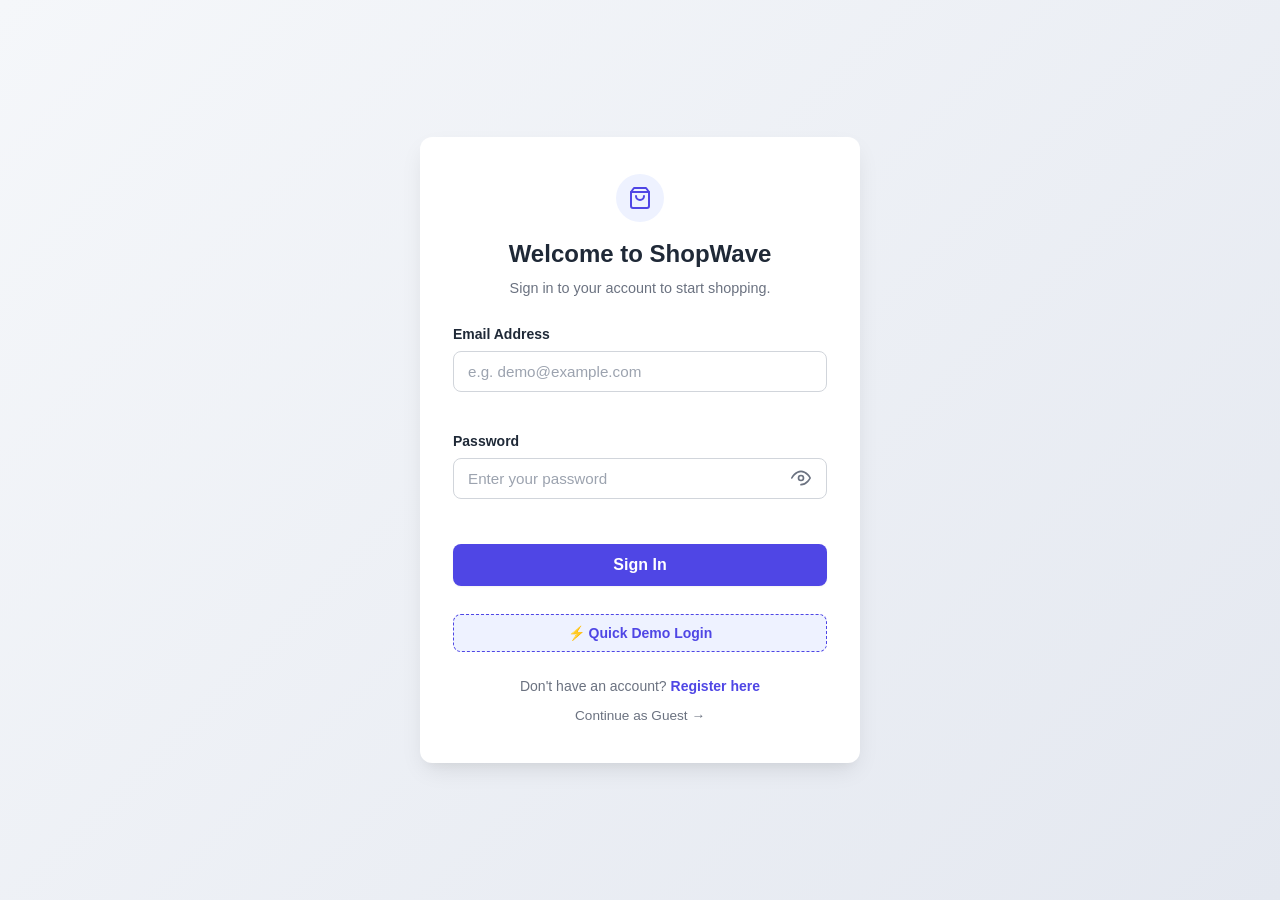
<file: index.html>
<!DOCTYPE html>
<html lang="en">
<head>
  <meta charset="UTF-8" />
  <meta name="viewport" content="width=device-width, initial-scale=1.0" />
  <title>Sign In - ShopWave</title>
  <!-- Link to stylesheet -->
  <link rel="stylesheet" href="style.css" />
</head>
<body>
  <div class="page-wrapper">
    <!-- Sign In Card (Keeps the original card design) -->
    <main class="card">
      <!-- Card Header -->
      <header class="card-header">
        <div class="brand-badge">
          <!-- Shopping bag & user icon -->
          <svg width="24" height="24" viewBox="0 0 24 24" fill="none" stroke="currentColor" stroke-width="2" stroke-linecap="round" stroke-linejoin="round">
            <path d="M6 2L3 6v14a2 2 0 0 0 2 2h14a2 2 0 0 0 2-2V6l-3-4z"></path>
            <line x1="3" y1="6" x2="21" y2="6"></line>
            <path d="M16 10a4 4 0 0 1-8 0"></path>
          </svg>
        </div>
        <h1 class="card-title">Welcome to ShopWave</h1>
        <p class="card-subtitle">Sign in to your account to start shopping.</p>
      </header>

      <!-- Global Alert Box -->
      <div id="alertBox" class="alert hidden" role="alert" aria-live="polite"></div>

      <!-- Sign In Form -->
      <form id="signInForm" novalidate>
        <!-- Email Field -->
        <div class="form-group" id="emailGroup">
          <label for="email">Email Address</label>
          <div class="input-wrapper">
            <input 
              type="email" 
              id="email" 
              name="email" 
              placeholder="e.g. demo@example.com"
              autocomplete="email"
            />
          </div>
          <small class="error-message" id="emailError"></small>
        </div>

        <!-- Password Field -->
        <div class="form-group" id="passwordGroup">
          <label for="password">Password</label>
          <div class="input-wrapper">
            <input 
              type="password" 
              id="password" 
              name="password" 
              placeholder="Enter your password"
              autocomplete="current-password"
            />
            <!-- Show/Hide Password Toggle Button -->
            <button 
              type="button" 
              id="togglePasswordBtn" 
              class="toggle-password-btn" 
              aria-label="Toggle password visibility"
              title="Toggle password visibility"
            >
              <svg id="eyeIcon" class="icon" width="20" height="20" viewBox="0 0 24 24" fill="none" stroke="currentColor" stroke-width="2" stroke-linecap="round" stroke-linejoin="round">
                <path d="M1 12s4-8 11-8 11 8 11 8-4 8-11 8-11-8z"></path>
                <circle cx="12" cy="12" r="3"></circle>
              </svg>
              <svg id="eyeSlashIcon" class="icon hidden" width="20" height="20" viewBox="0 0 24 24" fill="none" stroke="currentColor" stroke-width="2" stroke-linecap="round" stroke-linejoin="round">
                <path d="M17.94 17.94A10.07 10.07 0 0 1 12 20c-7 0-11-8-11-8a18.45 18.45 0 0 1 5.06-5.94M9.9 4.24A9.12 9.12 0 0 1 12 4c7 0 11 8 11 8a18.5 18.5 0 0 1-2.16 3.19m-6.72-1.07a3 3 0 1 1-4.24-4.24"></path>
                <line x1="1" y1="1" x2="23" y2="23"></line>
              </svg>
            </button>
          </div>
          <small class="error-message" id="passwordError"></small>
        </div>

        <!-- Submit Sign In Button -->
        <button type="submit" id="submitBtn" class="submit-btn">
          <span>Sign In</span>
        </button>

        <!-- Quick Demo Fill Helper -->
        <button type="button" id="demoFillBtn" class="demo-btn" title="Click to fill test credentials">
          ⚡ Quick Demo Login
        </button>
      </form>

      <!-- Footer: Link to Register a new account -->
      <footer class="card-footer">
        <p>Don't have an account? <a href="register.html" class="link">Register here</a></p>
        <p style="margin-top: 8px;">
          <a href="store.html" class="guest-link">Continue as Guest &rarr;</a>
        </p>
      </footer>
    </main>
  </div>

  <script src="products.js"></script>
  <script src="script.js"></script>
</body>
</html>
</file>
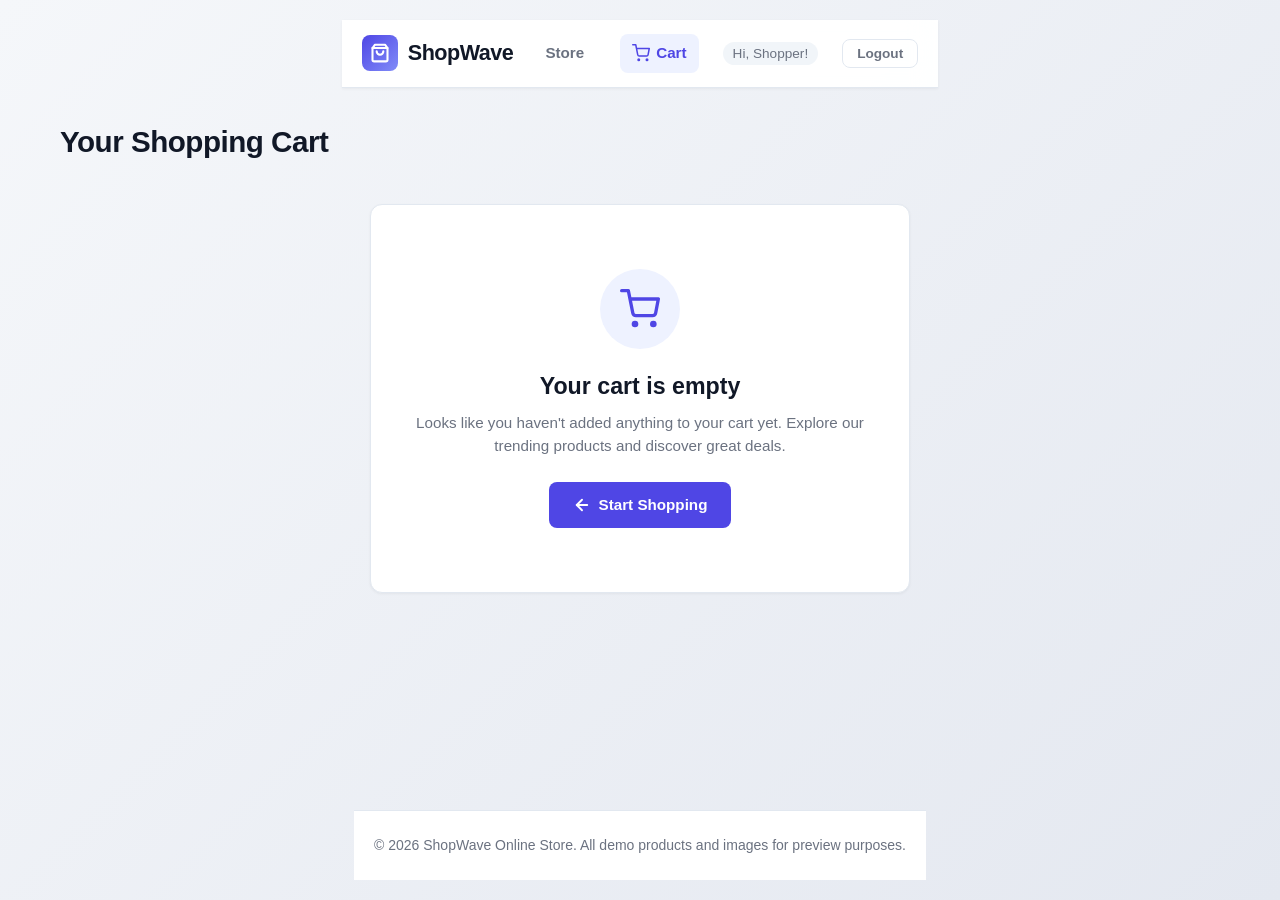
<file: cart.html>
<!DOCTYPE html>
<html lang="en">
<head>
  <meta charset="UTF-8" />
  <meta name="viewport" content="width=device-width, initial-scale=1.0" />
  <title>Shopping Cart - ShopWave</title>
  <link rel="stylesheet" href="style.css" />
  <link rel="stylesheet" href="store.css" />
  <link rel="stylesheet" href="cart.css" />
</head>
<body>
  <!-- Navigation Bar -->
  <header class="navbar">
    <div class="nav-container">
      <a href="store.html" class="brand-logo">
        <span class="brand-icon">
          <svg width="20" height="20" viewBox="0 0 24 24" fill="none" stroke="currentColor" stroke-width="2.5" stroke-linecap="round" stroke-linejoin="round">
            <path d="M6 2L3 6v14a2 2 0 0 0 2 2h14a2 2 0 0 0 2-2V6l-3-4z"></path>
            <line x1="3" y1="6" x2="21" y2="6"></line>
            <path d="M16 10a4 4 0 0 1-8 0"></path>
          </svg>
        </span>
        <span>ShopWave</span>
      </a>

      <nav>
        <ul class="nav-links">
          <li>
            <a href="store.html" class="nav-link">
              <span>Store</span>
            </a>
          </li>
          <li>
            <a href="cart.html" class="nav-link cart-nav-link active" id="navCartLink">
              <svg width="18" height="18" viewBox="0 0 24 24" fill="none" stroke="currentColor" stroke-width="2" stroke-linecap="round" stroke-linejoin="round">
                <circle cx="9" cy="21" r="1"></circle>
                <circle cx="20" cy="21" r="1"></circle>
                <path d="M1 1h4l2.68 13.39a2 2 0 0 0 2 1.61h9.72a2 2 0 0 0 2-1.61L23 6H6"></path>
              </svg>
              <span>Cart</span>
              <span class="cart-badge-count" style="display: none;">0</span>
            </a>
          </li>
          <li>
            <span class="user-badge" id="userGreeting">Hi, Shopper!</span>
          </li>
          <li>
            <button class="logout-btn" title="Sign out of your account">Logout</button>
          </li>
        </ul>
      </nav>
    </div>
  </header>

  <!-- Cart Content Container -->
  <main class="cart-page-container">
    <!-- Cart Header -->
    <div class="cart-header">
      <h1 class="cart-title">Your Shopping Cart</h1>
      <button id="clearCartBtn" class="clear-cart-btn" style="display: none;">
        <svg width="16" height="16" viewBox="0 0 24 24" fill="none" stroke="currentColor" stroke-width="2" stroke-linecap="round" stroke-linejoin="round">
          <polyline points="3 6 5 6 21 6"></polyline>
          <path d="M19 6v14a2 2 0 0 1-2 2H7a2 2 0 0 1-2-2V6m3 0V4a2 2 0 0 1 2-2h4a2 2 0 0 1 2 2v2"></path>
        </svg>
        <span>Clear All Items</span>
      </button>
    </div>

    <!-- Active Cart Layout (Hidden when empty) -->
    <div class="cart-layout" id="cartLayout">
      <!-- Items List -->
      <section class="cart-items-card" id="cartItemsList">
        <!-- Rendered via cart.js -->
      </section>

      <!-- Order Summary Card -->
      <aside class="order-summary-card" id="orderSummaryCard">
        <h2 class="summary-title">Order Summary</h2>

        <div class="summary-row">
          <span>Subtotal (<span id="summaryItemCount">0</span> items)</span>
          <span id="summarySubtotal">$0.00</span>
        </div>

        <div class="summary-row">
          <span>Estimated Shipping</span>
          <span class="free-badge" id="summaryShipping">FREE</span>
        </div>

        <div class="summary-row">
          <span>Estimated Sales Tax (6%)</span>
          <span id="summaryTax">$0.00</span>
        </div>

        <div class="summary-row total-row">
          <span>Estimated Total</span>
          <span id="summaryTotal">$0.00</span>
        </div>

        <button id="proceedToCheckoutBtn" class="checkout-btn">
          <span>Proceed to Checkout</span>
          <svg width="18" height="18" viewBox="0 0 24 24" fill="none" stroke="currentColor" stroke-width="2.5" stroke-linecap="round" stroke-linejoin="round">
            <line x1="5" y1="12" x2="19" y2="12"></line>
            <polyline points="12 5 19 12 12 19"></polyline>
          </svg>
        </button>

        <a href="store.html" class="continue-shopping-link">&larr; Continue Shopping</a>
      </aside>
    </div>

    <!-- Empty Cart View (Shown when cart is empty) -->
    <div class="empty-cart-view" id="emptyCartView" style="display: none;">
      <div class="empty-cart-icon">
        <svg width="40" height="40" viewBox="0 0 24 24" fill="none" stroke="currentColor" stroke-width="2" stroke-linecap="round" stroke-linejoin="round">
          <circle cx="9" cy="21" r="1"></circle>
          <circle cx="20" cy="21" r="1"></circle>
          <path d="M1 1h4l2.68 13.39a2 2 0 0 0 2 1.61h9.72a2 2 0 0 0 2-1.61L23 6H6"></path>
        </svg>
      </div>
      <h2 class="empty-cart-title">Your cart is empty</h2>
      <p class="empty-cart-desc">Looks like you haven't added anything to your cart yet. Explore our trending products and discover great deals.</p>
      <a href="store.html" class="start-shopping-btn">
        <svg width="18" height="18" viewBox="0 0 24 24" fill="none" stroke="currentColor" stroke-width="2.5" stroke-linecap="round" stroke-linejoin="round">
          <line x1="19" y1="12" x2="5" y2="12"></line>
          <polyline points="12 19 5 12 12 5"></polyline>
        </svg>
        <span>Start Shopping</span>
      </a>
    </div>
  </main>

  <footer class="site-footer">
    <p>&copy; 2026 ShopWave Online Store. All demo products and images for preview purposes.</p>
  </footer>

  <script src="products.js"></script>
  <script src="cart.js"></script>
</body>
</html>
</file>
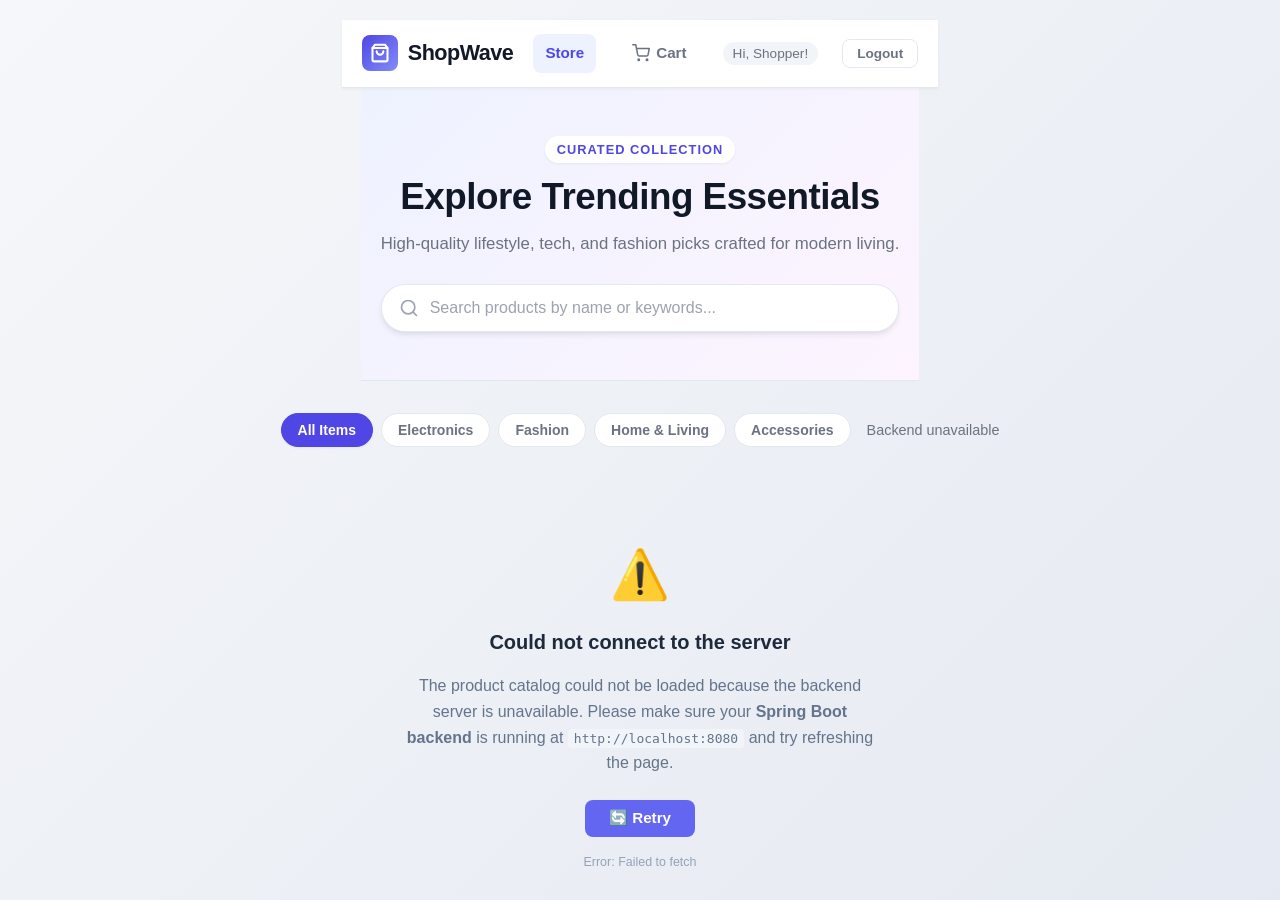
<file: checkout.html>
<!DOCTYPE html>
<html lang="en">
<head>
  <meta charset="UTF-8" />
  <meta name="viewport" content="width=device-width, initial-scale=1.0" />
  <title>Checkout - ShopWave</title>
  <link rel="stylesheet" href="style.css" />
  <link rel="stylesheet" href="store.css" />
  <link rel="stylesheet" href="cart.css" />
  <link rel="stylesheet" href="checkout.css" />
</head>
<body>
  <!-- Navigation Bar -->
  <header class="navbar">
    <div class="nav-container">
      <a href="store.html" class="brand-logo">
        <span class="brand-icon">
          <svg width="20" height="20" viewBox="0 0 24 24" fill="none" stroke="currentColor" stroke-width="2.5" stroke-linecap="round" stroke-linejoin="round">
            <path d="M6 2L3 6v14a2 2 0 0 0 2 2h14a2 2 0 0 0 2-2V6l-3-4z"></path>
            <line x1="3" y1="6" x2="21" y2="6"></line>
            <path d="M16 10a4 4 0 0 1-8 0"></path>
          </svg>
        </span>
        <span>ShopWave</span>
      </a>

      <nav>
        <ul class="nav-links">
          <li>
            <a href="store.html" class="nav-link">
              <span>Store</span>
            </a>
          </li>
          <li>
            <a href="cart.html" class="nav-link cart-nav-link" id="navCartLink">
              <svg width="18" height="18" viewBox="0 0 24 24" fill="none" stroke="currentColor" stroke-width="2" stroke-linecap="round" stroke-linejoin="round">
                <circle cx="9" cy="21" r="1"></circle>
                <circle cx="20" cy="21" r="1"></circle>
                <path d="M1 1h4l2.68 13.39a2 2 0 0 0 2 1.61h9.72a2 2 0 0 0 2-1.61L23 6H6"></path>
              </svg>
              <span>Cart</span>
              <span class="cart-badge-count" style="display: none;">0</span>
            </a>
          </li>
          <li>
            <span class="user-badge" id="userGreeting">Hi, Shopper!</span>
          </li>
          <li>
            <button class="logout-btn" title="Sign out of your account">Logout</button>
          </li>
        </ul>
      </nav>
    </div>
  </header>

  <!-- Checkout Container -->
  <main class="checkout-container">
    <div class="checkout-header">
      <h1 class="checkout-title">Checkout</h1>
      <p class="checkout-subtitle">Complete your shipping information and finalize your demo order.</p>
    </div>

    <!-- Alert Message Box -->
    <div id="checkoutAlert" class="alert hidden" role="alert"></div>

    <!-- Checkout Grid -->
    <div class="checkout-layout">
      <!-- Shipping & Payment Form -->
      <form id="checkoutForm" novalidate>
        <div class="checkout-card">
          <h2 class="section-title">
            <svg width="20" height="20" viewBox="0 0 24 24" fill="none" stroke="currentColor" stroke-width="2" stroke-linecap="round" stroke-linejoin="round">
              <path d="M21 10c0 7-9 13-9 13s-9-6-9-13a9 9 0 0 1 18 0z"></path>
              <circle cx="12" cy="10" r="3"></circle>
            </svg>
            <span>Shipping Information</span>
          </h2>

          <div class="form-group" id="fullNameGroup">
            <label for="fullName">Full Name</label>
            <input type="text" id="fullName" placeholder="Jane Doe" required />
            <small class="error-message" id="fullNameError"></small>
          </div>

          <div class="form-group" id="emailGroup">
            <label for="email">Email Address</label>
            <input type="email" id="email" placeholder="jane@example.com" required />
            <small class="error-message" id="emailError"></small>
          </div>

          <div class="form-group" id="addressGroup">
            <label for="address">Street Address</label>
            <input type="text" id="address" placeholder="123 Market Street, Apt 4B" required />
            <small class="error-message" id="addressError"></small>
          </div>

          <div class="form-grid-2">
            <div class="form-group" id="cityGroup">
              <label for="city">City</label>
              <input type="text" id="city" placeholder="San Francisco" required />
              <small class="error-message" id="cityError"></small>
            </div>

            <div class="form-group" id="postalCodeGroup">
              <label for="postalCode">Postal / ZIP Code</label>
              <input type="text" id="postalCode" placeholder="94105" required />
              <small class="error-message" id="postalCodeError"></small>
            </div>
          </div>

          <h2 class="section-title" style="margin-top: 24px;">
            <svg width="20" height="20" viewBox="0 0 24 24" fill="none" stroke="currentColor" stroke-width="2" stroke-linecap="round" stroke-linejoin="round">
              <rect x="1" y="4" width="22" height="16" rx="2" ry="2"></rect>
              <line x1="1" y1="10" x2="23" y2="10"></line>
            </svg>
            <span>Payment Method (Demo Mode)</span>
          </h2>

          <div class="payment-methods">
            <label class="payment-option">
              <input type="radio" name="paymentMethod" value="card" checked />
              <span>Credit / Debit Card</span>
              <span class="payment-badge">Demo</span>
            </label>

            <label class="payment-option">
              <input type="radio" name="paymentMethod" value="cod" />
              <span>Cash on Delivery</span>
              <span class="payment-badge">Demo</span>
            </label>

            <label class="payment-option">
              <input type="radio" name="paymentMethod" value="paypal" />
              <span>PayPal Express</span>
              <span class="payment-badge">Demo</span>
            </label>
          </div>

          <p class="demo-notice">
            🔒 <strong>Demo Store:</strong> No real payment is required or processed. All transactions are simulated for testing.
          </p>
        </div>
      </form>

      <!-- Order Summary Card -->
      <aside class="checkout-summary-card">
        <h2 class="summary-title">Order Summary</h2>

        <!-- Items Mini List -->
        <div class="summary-items-list" id="summaryItemsList">
          <!-- Populated by checkout.js -->
        </div>

        <div class="summary-row">
          <span>Subtotal</span>
          <span id="checkoutSubtotal">$0.00</span>
        </div>

        <div class="summary-row">
          <span>Shipping</span>
          <span class="free-badge">FREE</span>
        </div>

        <div class="summary-row">
          <span>Estimated Sales Tax (6%)</span>
          <span id="checkoutTax">$0.00</span>
        </div>

        <div class="summary-row total-row">
          <span>Total to Pay</span>
          <span id="checkoutTotal">$0.00</span>
        </div>

        <button type="submit" form="checkoutForm" id="placeOrderBtn" class="place-order-btn">
          <span>Place Demo Order</span>
          <svg width="18" height="18" viewBox="0 0 24 24" fill="none" stroke="currentColor" stroke-width="2.5" stroke-linecap="round" stroke-linejoin="round">
            <polyline points="20 6 9 17 4 12"></polyline>
          </svg>
        </button>

        <a href="cart.html" class="continue-shopping-link">&larr; Return to Cart</a>
      </aside>
    </div>
  </main>

  <!-- Order Confirmation Modal -->
  <div class="modal-overlay" id="orderConfirmationModal" style="display: none;">
    <div class="modal-card">
      <div class="modal-success-icon">
        <svg width="36" height="36" viewBox="0 0 24 24" fill="none" stroke="currentColor" stroke-width="3" stroke-linecap="round" stroke-linejoin="round">
          <polyline points="20 6 9 17 4 12"></polyline>
        </svg>
      </div>
      <h2 class="modal-title">Order Placed Successfully!</h2>
      <div class="modal-order-number" id="modalOrderId">Order #SW-74921</div>
      <p class="modal-text">
        Thank you, <strong id="modalCustomerName">Shopper</strong>! Your demo order has been placed. A confirmation email has been simulated to <strong id="modalCustomerEmail">your email</strong>.
      </p>
      <div class="modal-actions">
        <a href="store.html" class="start-shopping-btn" style="width: 100%; justify-content: center;">
          <span>Back to Store</span>
        </a>
      </div>
    </div>
  </div>

  <footer class="site-footer">
    <p>&copy; 2026 ShopWave Online Store. All demo products and images for preview purposes.</p>
  </footer>

  <script src="products.js"></script>
  <script src="checkout.js"></script>
</body>
</html>
</file>
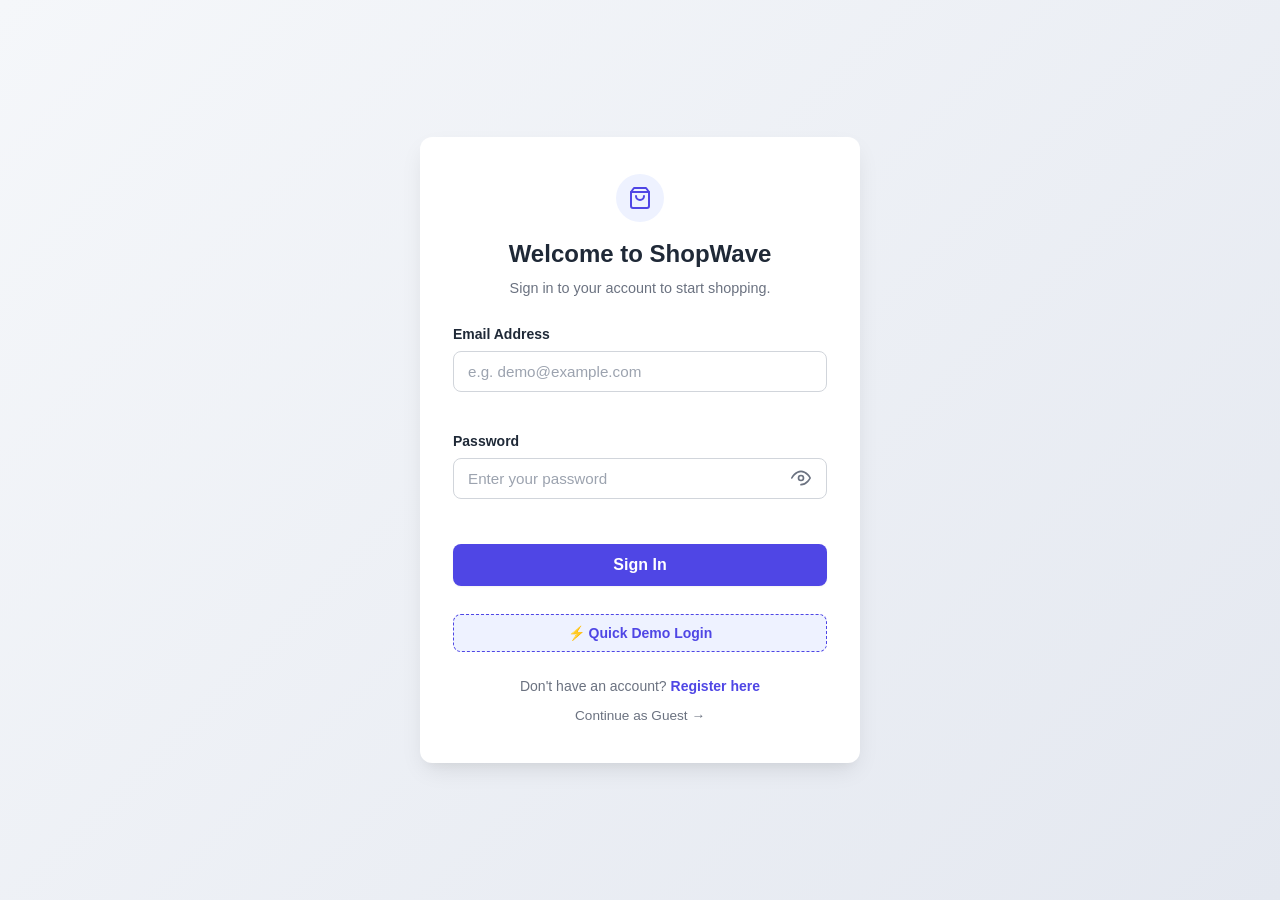
<file: login.html>
<!DOCTYPE html>
<html lang="en">
<head>
  <meta charset="UTF-8" />
  <meta name="viewport" content="width=device-width, initial-scale=1.0" />
  <title>Sign In - ShopWave</title>
  <link rel="stylesheet" href="style.css" />
</head>
<body>
  <div class="page-wrapper">
    <main class="card">
      <header class="card-header">
        <div class="brand-badge">
          <svg width="24" height="24" viewBox="0 0 24 24" fill="none" stroke="currentColor" stroke-width="2" stroke-linecap="round" stroke-linejoin="round">
            <path d="M6 2L3 6v14a2 2 0 0 0 2 2h14a2 2 0 0 0 2-2V6l-3-4z"></path>
            <line x1="3" y1="6" x2="21" y2="6"></line>
            <path d="M16 10a4 4 0 0 1-8 0"></path>
          </svg>
        </div>
        <h1 class="card-title">Welcome to ShopWave</h1>
        <p class="card-subtitle">Sign in to your account to start shopping.</p>
      </header>

      <div id="alertBox" class="alert hidden" role="alert" aria-live="polite"></div>

      <form id="signInForm" novalidate>
        <div class="form-group" id="emailGroup">
          <label for="email">Email Address</label>
          <div class="input-wrapper">
            <input 
              type="email" 
              id="email" 
              name="email" 
              placeholder="e.g. demo@example.com"
              autocomplete="email"
            />
          </div>
          <small class="error-message" id="emailError"></small>
        </div>

        <div class="form-group" id="passwordGroup">
          <label for="password">Password</label>
          <div class="input-wrapper">
            <input 
              type="password" 
              id="password" 
              name="password" 
              placeholder="Enter your password"
              autocomplete="current-password"
            />
            <button 
              type="button" 
              id="togglePasswordBtn" 
              class="toggle-password-btn" 
              aria-label="Toggle password visibility"
              title="Toggle password visibility"
            >
              <svg id="eyeIcon" class="icon" width="20" height="20" viewBox="0 0 24 24" fill="none" stroke="currentColor" stroke-width="2" stroke-linecap="round" stroke-linejoin="round">
                <path d="M1 12s4-8 11-8 11 8 11 8-4 8-11 8-11-8z"></path>
                <circle cx="12" cy="12" r="3"></circle>
              </svg>
              <svg id="eyeSlashIcon" class="icon hidden" width="20" height="20" viewBox="0 0 24 24" fill="none" stroke="currentColor" stroke-width="2" stroke-linecap="round" stroke-linejoin="round">
                <path d="M17.94 17.94A10.07 10.07 0 0 1 12 20c-7 0-11-8-11-8a18.45 18.45 0 0 1 5.06-5.94M9.9 4.24A9.12 9.12 0 0 1 12 4c7 0 11 8 11 8a18.5 18.5 0 0 1-2.16 3.19m-6.72-1.07a3 3 0 1 1-4.24-4.24"></path>
                <line x1="1" y1="1" x2="23" y2="23"></line>
              </svg>
            </button>
          </div>
          <small class="error-message" id="passwordError"></small>
        </div>

        <button type="submit" id="submitBtn" class="submit-btn">
          <span>Sign In</span>
        </button>

        <button type="button" id="demoFillBtn" class="demo-btn" title="Click to fill test credentials">
          ⚡ Quick Demo Login
        </button>
      </form>

      <footer class="card-footer">
        <p>Don't have an account? <a href="register.html" class="link">Register here</a></p>
        <p style="margin-top: 8px;">
          <a href="store.html" class="guest-link">Continue as Guest &rarr;</a>
        </p>
      </footer>
    </main>
  </div>

  <script src="products.js"></script>
  <script src="script.js"></script>
</body>
</html>
</file>
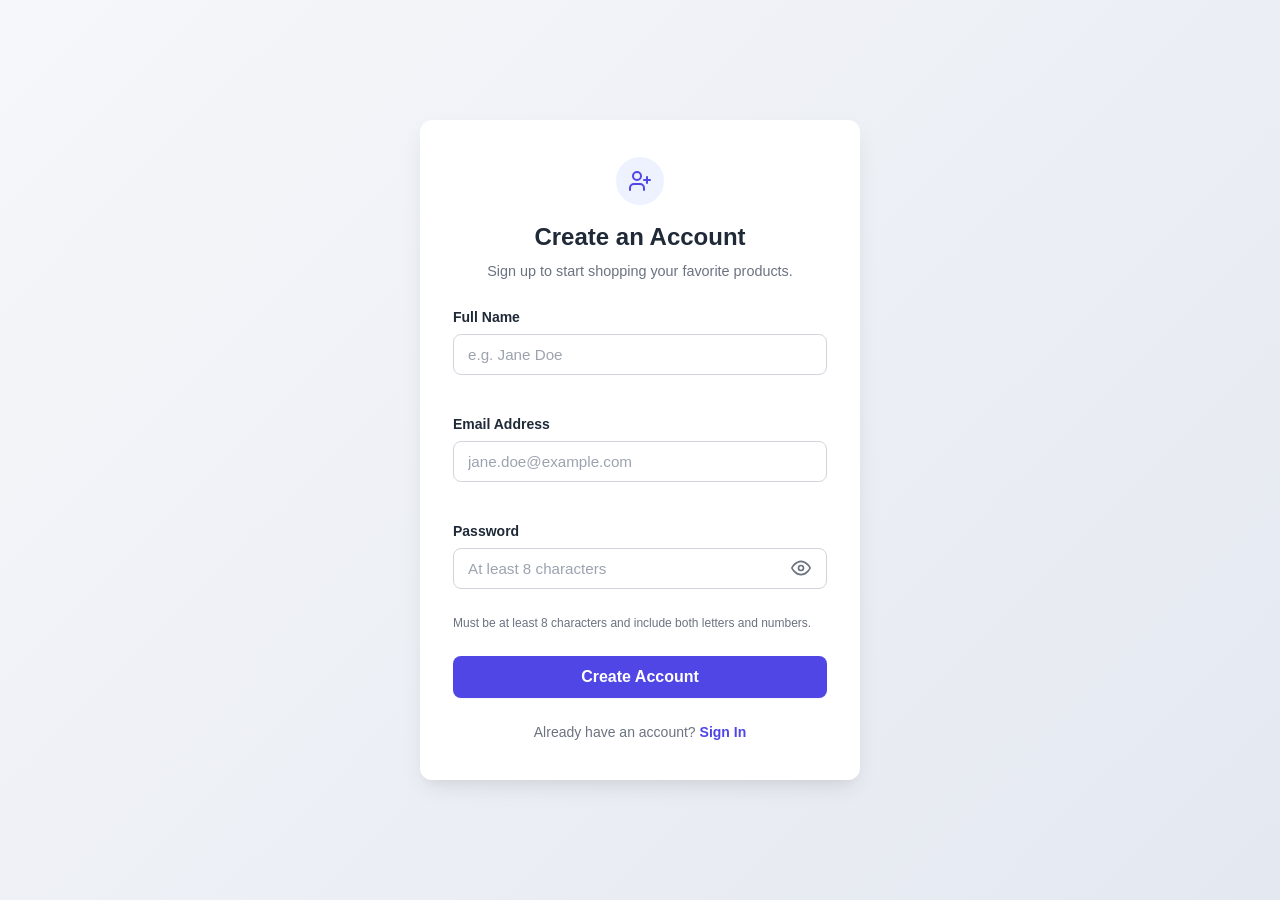
<file: register.html>
<!DOCTYPE html>
<html lang="en">
<head>
  <meta charset="UTF-8" />
  <meta name="viewport" content="width=device-width, initial-scale=1.0" />
  <title>Register - ShopWave</title>
  <link rel="stylesheet" href="style.css" />
</head>
<body>
  <div class="page-wrapper">
    <!-- Registration Card -->
    <main class="card">
      <!-- Card Header -->
      <header class="card-header">
        <div class="brand-badge">
          <svg width="24" height="24" viewBox="0 0 24 24" fill="none" stroke="currentColor" stroke-width="2" stroke-linecap="round" stroke-linejoin="round">
            <path d="M16 21v-2a4 4 0 0 0-4-4H6a4 4 0 0 0-4 4v2" />
            <circle cx="9" cy="7" r="4" />
            <line x1="19" y1="8" x2="19" y2="14" />
            <line x1="22" y1="11" x2="16" y2="11" />
          </svg>
        </div>
        <h1 class="card-title">Create an Account</h1>
        <p class="card-subtitle">Sign up to start shopping your favorite products.</p>
      </header>

      <!-- Global Alert Box -->
      <div id="alertBox" class="alert hidden" role="alert" aria-live="polite"></div>

      <!-- Registration Form -->
      <form id="registrationForm" novalidate>
        <!-- Full Name Field -->
        <div class="form-group" id="fullNameGroup">
          <label for="fullName">Full Name</label>
          <div class="input-wrapper">
            <input 
              type="text" 
              id="fullName" 
              name="fullName" 
              placeholder="e.g. Jane Doe"
              autocomplete="name"
            />
          </div>
          <small class="error-message" id="fullNameError"></small>
        </div>

        <!-- Email Field -->
        <div class="form-group" id="emailGroup">
          <label for="email">Email Address</label>
          <div class="input-wrapper">
            <input 
              type="email" 
              id="email" 
              name="email" 
              placeholder="jane.doe@example.com"
              autocomplete="email"
            />
          </div>
          <small class="error-message" id="emailError"></small>
        </div>

        <!-- Password Field -->
        <div class="form-group" id="passwordGroup">
          <label for="password">Password</label>
          <div class="input-wrapper">
            <input 
              type="password" 
              id="password" 
              name="password" 
              placeholder="At least 8 characters"
              autocomplete="new-password"
            />
            <!-- Show/Hide Password Toggle Button -->
            <button 
              type="button" 
              id="togglePasswordBtn" 
              class="toggle-password-btn" 
              aria-label="Toggle password visibility"
              title="Toggle password visibility"
            >
              <svg id="eyeIcon" class="icon" width="20" height="20" viewBox="0 0 24 24" fill="none" stroke="currentColor" stroke-width="2" stroke-linecap="round" stroke-linejoin="round">
                <path d="M1 12s4-8 11-8 11 8 11 8-4 8-11 8-11-8-11-8z"></path>
                <circle cx="12" cy="12" r="3"></circle>
              </svg>
              <svg id="eyeSlashIcon" class="icon hidden" width="20" height="20" viewBox="0 0 24 24" fill="none" stroke="currentColor" stroke-width="2" stroke-linecap="round" stroke-linejoin="round">
                <path d="M17.94 17.94A10.07 10.07 0 0 1 12 20c-7 0-11-8-11-8a18.45 18.45 0 0 1 5.06-5.94M9.9 4.24A9.12 9.12 0 0 1 12 4c7 0 11 8 11 8a18.5 18.5 0 0 1-2.16 3.19m-6.72-1.07a3 3 0 1 1-4.24-4.24"></path>
                <line x1="1" y1="1" x2="23" y2="23"></line>
              </svg>
            </button>
          </div>
          <small class="error-message" id="passwordError"></small>
          <small class="helper-text">Must be at least 8 characters and include both letters and numbers.</small>
        </div>

        <!-- Submit Button -->
        <button type="submit" id="submitBtn" class="submit-btn">
          <span>Create Account</span>
        </button>
      </form>

      <!-- Footer Link to Sign In -->
      <footer class="card-footer">
        <p>Already have an account? <a href="index.html" class="link">Sign In</a></p>
      </footer>
    </main>
  </div>

  <script src="products.js"></script>
  <script src="register.js"></script>
</body>
</html>
</file>
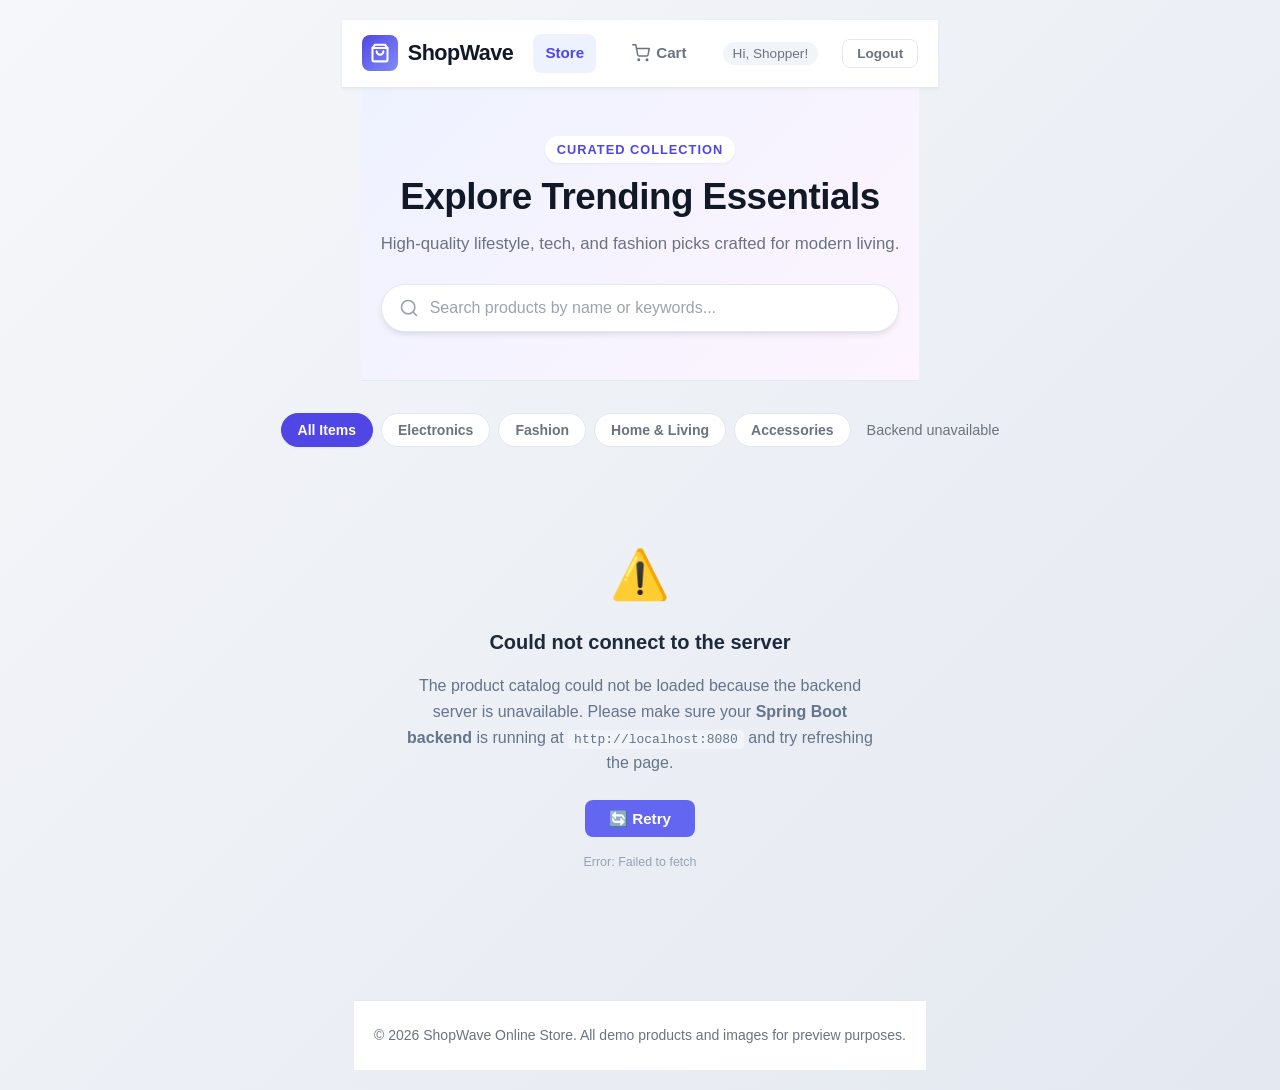
<file: store.html>
<!DOCTYPE html>
<html lang="en">
<head>
  <meta charset="UTF-8" />
  <meta name="viewport" content="width=device-width, initial-scale=1.0" />
  <title>Store - ShopWave</title>
  <link rel="stylesheet" href="style.css" />
  <link rel="stylesheet" href="store.css" />
</head>
<body>
  <!-- Navigation Bar -->
  <header class="navbar">
    <div class="nav-container">
      <!-- Brand Logo -->
      <a href="store.html" class="brand-logo">
        <span class="brand-icon">
          <svg width="20" height="20" viewBox="0 0 24 24" fill="none" stroke="currentColor" stroke-width="2.5" stroke-linecap="round" stroke-linejoin="round">
            <path d="M6 2L3 6v14a2 2 0 0 0 2 2h14a2 2 0 0 0 2-2V6l-3-4z"></path>
            <line x1="3" y1="6" x2="21" y2="6"></line>
            <path d="M16 10a4 4 0 0 1-8 0"></path>
          </svg>
        </span>
        <span>ShopWave</span>
      </a>

      <!-- Navigation Links -->
      <nav>
        <ul class="nav-links">
          <li>
            <a href="store.html" class="nav-link active">
              <span>Store</span>
            </a>
          </li>
          <li>
            <a href="cart.html" class="nav-link cart-nav-link" id="navCartLink">
              <svg width="18" height="18" viewBox="0 0 24 24" fill="none" stroke="currentColor" stroke-width="2" stroke-linecap="round" stroke-linejoin="round">
                <circle cx="9" cy="21" r="1"></circle>
                <circle cx="20" cy="21" r="1"></circle>
                <path d="M1 1h4l2.68 13.39a2 2 0 0 0 2 1.61h9.72a2 2 0 0 0 2-1.61L23 6H6"></path>
              </svg>
              <span>Cart</span>
              <span class="cart-badge-count" style="display: none;">0</span>
            </a>
          </li>
          <li>
            <span class="user-badge" id="userGreeting">Hi, Shopper!</span>
          </li>
          <li>
            <button class="logout-btn" title="Sign out of your account">Logout</button>
          </li>
        </ul>
      </nav>
    </div>
  </header>

  <!-- Hero Section with Search -->
  <section class="hero">
    <div class="hero-content">
      <span class="hero-badge">Curated Collection</span>
      <h1 class="hero-title">Explore Trending Essentials</h1>
      <p class="hero-subtitle">High-quality lifestyle, tech, and fashion picks crafted for modern living.</p>

      <!-- Search Input -->
      <div class="search-wrapper">
        <svg class="search-icon" width="20" height="20" viewBox="0 0 24 24" fill="none" stroke="currentColor" stroke-width="2" stroke-linecap="round" stroke-linejoin="round">
          <circle cx="11" cy="11" r="8"></circle>
          <line x1="21" y1="21" x2="16.65" y2="16.65"></line>
        </svg>
        <input 
          type="text" 
          id="searchInput" 
          class="search-input" 
          placeholder="Search products by name or keywords..." 
          autocomplete="off"
        />
      </div>
    </div>
  </section>

  <!-- Main Store Section -->
  <main class="store-container">
    <!-- Category Filter Bar -->
    <div class="filter-bar">
      <div class="category-filters" id="categoryFilters">
        <button class="category-pill active" data-category="All">All Items</button>
        <button class="category-pill" data-category="Electronics">Electronics</button>
        <button class="category-pill" data-category="Fashion">Fashion</button>
        <button class="category-pill" data-category="Home & Living">Home & Living</button>
        <button class="category-pill" data-category="Accessories">Accessories</button>
      </div>
      <div class="results-count" id="resultsCount">Showing all products</div>
    </div>

    <!-- Product Grid Container -->
    <div class="product-grid" id="productGrid">
      <!-- Populated dynamically via store.js -->
    </div>
  </main>

  <!-- Footer -->
  <footer class="site-footer">
    <p>&copy; 2026 ShopWave Online Store. All demo products and images for preview purposes.</p>
  </footer>

  <!-- Scripts -->
  <script src="products.js"></script>
  <script src="store.js"></script>
</body>
</html>
</file>
<file: style.css>
/* ==========================================================================
   Modern & Responsive User Registration Stylesheet (style.css)
   ========================================================================== */

/* --------------------------------------------------------------------------
   1. Design Tokens (CSS Variables)
   -------------------------------------------------------------------------- */
:root {
  --primary-color: #4f46e5;         /* Indigo primary */
  --primary-hover: #4338ca;         /* Darker indigo on hover */
  --primary-light: #eef2ff;         /* Very light indigo background */
  --text-main: #1f2937;             /* Charcoal for body text */
  --text-muted: #6b7280;            /* Gray for secondary text */
  --border-color: #d1d5db;          /* Neutral input border */
  --border-focus: #4f46e5;          /* Focus border color */
  --focus-ring: rgba(79, 70, 229, 0.2);
  
  --error-color: #dc2626;           /* Crimson red for errors */
  --error-bg: #fef2f2;              /* Light red error alert bg */
  --error-border: #fecaca;          /* Light red alert border */

  --success-color: #16a34a;         /* Emerald green for success */
  --success-bg: #f0fdf4;            /* Light green alert bg */
  --success-border: #bbf7d0;        /* Light green alert border */

  --card-bg: #ffffff;
  --bg-gradient: linear-gradient(135deg, #f5f7fa 0%, #e4e8f0 100%);
  --shadow-sm: 0 1px 2px 0 rgba(0, 0, 0, 0.05);
  --shadow-md: 0 4px 6px -1px rgba(0, 0, 0, 0.1), 0 2px 4px -1px rgba(0, 0, 0, 0.06);
  --shadow-lg: 0 10px 25px -5px rgba(0, 0, 0, 0.1), 0 8px 10px -6px rgba(0, 0, 0, 0.04);
  --radius: 12px;
  --transition: all 0.2s ease-in-out;
}

/* --------------------------------------------------------------------------
   2. Global Reset & Base Typography
   -------------------------------------------------------------------------- */
*, *::before, *::after {
  box-sizing: border-box;
  margin: 0;
  padding: 0;
}

body {
  font-family: -apple-system, BlinkMacSystemFont, "Segoe UI", Roboto, Oxygen, Ubuntu, Cantarell, "Helvetica Neue", sans-serif;
  background: var(--bg-gradient);
  color: var(--text-main);
  min-height: 100vh;
  display: flex;
  align-items: center;
  justify-content: center;
  line-height: 1.5;
  padding: 20px;
}

/* --------------------------------------------------------------------------
   3. Page Wrapper & Card Container
   -------------------------------------------------------------------------- */
.page-wrapper {
  width: 100%;
  max-width: 440px;
  margin: 0 auto;
}

.card {
  background: var(--card-bg);
  padding: 36px 32px;
  border-radius: var(--radius);
  box-shadow: var(--shadow-lg);
  border: 1px solid rgba(255, 255, 255, 0.8);
}

/* --------------------------------------------------------------------------
   4. Header Section
   -------------------------------------------------------------------------- */
.card-header {
  text-align: center;
  margin-bottom: 24px;
}

.brand-badge {
  display: inline-flex;
  align-items: center;
  justify-content: center;
  width: 48px;
  height: 48px;
  border-radius: 50%;
  background-color: var(--primary-light);
  color: var(--primary-color);
  margin-bottom: 14px;
}

.card-title {
  font-size: 1.5rem;
  font-weight: 700;
  color: var(--text-main);
  margin-bottom: 6px;
}

.card-subtitle {
  font-size: 0.9rem;
  color: var(--text-muted);
}

/* --------------------------------------------------------------------------
   5. Alert Banner (Success & Global Error)
   -------------------------------------------------------------------------- */
.alert {
  padding: 12px 14px;
  border-radius: 8px;
  font-size: 0.875rem;
  margin-bottom: 20px;
  border: 1px solid transparent;
  display: flex;
  align-items: center;
  gap: 8px;
  transition: var(--transition);
}

.alert.success {
  background-color: var(--success-bg);
  border-color: var(--success-border);
  color: var(--success-color);
}

.alert.error {
  background-color: var(--error-bg);
  border-color: var(--error-border);
  color: var(--error-color);
}

.alert.hidden {
  display: none;
}

/* --------------------------------------------------------------------------
   6. Form & Inputs
   -------------------------------------------------------------------------- */
form {
  display: flex;
  flex-direction: column;
  gap: 18px;
}

.form-group {
  display: flex;
  flex-direction: column;
  text-align: left;
}

label {
  font-size: 0.875rem;
  font-weight: 600;
  color: var(--text-main);
  margin-bottom: 6px;
}

.input-wrapper {
  position: relative;
  display: flex;
  align-items: center;
}

input {
  width: 100%;
  padding: 11px 14px;
  font-size: 0.95rem;
  color: var(--text-main);
  background-color: #fff;
  border: 1.5px solid var(--border-color);
  border-radius: 8px;
  outline: none;
  transition: var(--transition);
}

/* Extra right padding for inputs with an action button (like password toggle) */
#passwordGroup input {
  padding-right: 42px;
}

input::placeholder {
  color: #9ca3af;
}

/* Focused input state */
input:focus {
  border-color: var(--border-focus);
  box-shadow: 0 0 0 3px var(--focus-ring);
}

/* Validation states on form groups */
.form-group.has-error input {
  border-color: var(--error-color);
  background-color: #fff9f9;
}

.form-group.has-error input:focus {
  box-shadow: 0 0 0 3px rgba(220, 38, 38, 0.15);
}

.form-group.has-success input {
  border-color: var(--success-color);
}

/* Error message label */
.error-message {
  font-size: 0.775rem;
  color: var(--error-color);
  margin-top: 5px;
  min-height: 16px;
  display: block;
}

/* Helper text below password */
.helper-text {
  font-size: 0.75rem;
  color: var(--text-muted);
  margin-top: 4px;
}

/* --------------------------------------------------------------------------
   7. Password Show/Hide Toggle Button
   -------------------------------------------------------------------------- */
.toggle-password-btn {
  position: absolute;
  right: 10px;
  background: none;
  border: none;
  color: var(--text-muted);
  cursor: pointer;
  display: flex;
  align-items: center;
  justify-content: center;
  padding: 6px;
  border-radius: 4px;
  transition: var(--transition);
}

.toggle-password-btn:hover {
  color: var(--text-main);
}

.toggle-password-btn:focus-visible {
  outline: 2px solid var(--primary-color);
}

.icon.hidden {
  display: none;
}

/* --------------------------------------------------------------------------
   8. Submit Button
   -------------------------------------------------------------------------- */
.submit-btn {
  margin-top: 6px;
  width: 100%;
  padding: 12px 18px;
  font-size: 1rem;
  font-weight: 600;
  color: #ffffff;
  background-color: var(--primary-color);
  border: none;
  border-radius: 8px;
  cursor: pointer;
  box-shadow: var(--shadow-sm);
  transition: var(--transition);
  display: flex;
  align-items: center;
  justify-content: center;
}

.submit-btn:hover {
  background-color: var(--primary-hover);
  box-shadow: var(--shadow-md);
  transform: translateY(-1px);
}

.submit-btn:active {
  transform: translateY(0);
}

.submit-btn:focus-visible {
  outline: 2px solid var(--primary-color);
  outline-offset: 2px;
}

/* --------------------------------------------------------------------------
   9. Footer Links
   -------------------------------------------------------------------------- */
.card-footer {
  margin-top: 24px;
  text-align: center;
  font-size: 0.875rem;
  color: var(--text-muted);
}

.link {
  color: var(--primary-color);
  text-decoration: none;
  font-weight: 600;
}

.link:hover {
  text-decoration: underline;
}

.guest-link {
  color: var(--text-muted);
  text-decoration: none;
  font-size: 0.85rem;
  transition: var(--transition);
}

.guest-link:hover {
  color: var(--primary-color);
  text-decoration: underline;
}

/* Demo fill button */
.demo-btn {
  margin-top: 10px;
  width: 100%;
  padding: 10px 14px;
  font-size: 0.875rem;
  font-weight: 600;
  color: var(--primary-color);
  background-color: var(--primary-light);
  border: 1px dashed var(--primary-color);
  border-radius: 8px;
  cursor: pointer;
  transition: var(--transition);
}

.demo-btn:hover {
  background-color: #e0e7ff;
}

/* Toast notifications */
.toast-container {
  position: fixed;
  bottom: 24px;
  right: 24px;
  display: flex;
  flex-direction: column;
  gap: 10px;
  z-index: 9999;
  pointer-events: none;
}

.toast-item {
  display: flex;
  align-items: center;
  gap: 10px;
  padding: 12px 20px;
  background-color: #1f2937;
  color: #ffffff;
  border-radius: 8px;
  box-shadow: 0 10px 15px -3px rgba(0, 0, 0, 0.2);
  font-size: 0.9rem;
  font-weight: 500;
  opacity: 0;
  transform: translateY(10px);
  transition: all 0.3s cubic-bezier(0.16, 1, 0.3, 1);
  pointer-events: auto;
}

.toast-item.visible {
  opacity: 1;
  transform: translateY(0);
}

.toast-success .toast-icon {
  display: inline-flex;
  align-items: center;
  justify-content: center;
  width: 20px;
  height: 20px;
  background-color: #10b981;
  border-radius: 50%;
  color: #fff;
  font-size: 12px;
  font-weight: bold;
}

/* --------------------------------------------------------------------------
   10. Responsiveness (Mobile screens)
   -------------------------------------------------------------------------- */
@media (max-width: 480px) {
  body {
    padding: 14px;
  }

  .card {
    padding: 26px 20px;
  }

  .card-title {
    font-size: 1.35rem;
  }

  .toast-container {
    right: 14px;
    left: 14px;
    bottom: 14px;
  }
}
</file>
<file: store.css>
/* ==========================================================================
   store.css - Modern, Responsive Styling for ShopWave Storefront
   ========================================================================== */

:root {
  --primary-color: #4f46e5;
  --primary-hover: #4338ca;
  --primary-light: #eef2ff;
  --accent-color: #f59e0b;
  --text-main: #111827;
  --text-muted: #6b7280;
  --bg-main: #f8fafc;
  --bg-card: #ffffff;
  --border-color: #e2e8f0;
  --shadow-sm: 0 1px 3px rgba(0, 0, 0, 0.05);
  --shadow-md: 0 4px 6px -1px rgba(0, 0, 0, 0.08), 0 2px 4px -2px rgba(0, 0, 0, 0.05);
  --shadow-lg: 0 10px 20px -3px rgba(0, 0, 0, 0.08), 0 4px 6px -4px rgba(0, 0, 0, 0.03);
  --shadow-hover: 0 16px 24px -4px rgba(0, 0, 0, 0.12), 0 6px 10px -4px rgba(0, 0, 0, 0.05);
  --radius-sm: 8px;
  --radius-md: 12px;
  --radius-lg: 16px;
  --transition: all 0.2s ease-in-out;
}

*, *::before, *::after {
  box-sizing: border-box;
  margin: 0;
  padding: 0;
}

body {
  font-family: -apple-system, BlinkMacSystemFont, "Segoe UI", Roboto, "Helvetica Neue", sans-serif;
  background-color: var(--bg-main);
  color: var(--text-main);
  line-height: 1.5;
  min-height: 100vh;
  display: flex;
  flex-direction: column;
}

/* --------------------------------------------------------------------------
   1. Navigation Bar
   -------------------------------------------------------------------------- */
.navbar {
  position: sticky;
  top: 0;
  z-index: 1000;
  background: rgba(255, 255, 255, 0.95);
  backdrop-filter: blur(12px);
  -webkit-backdrop-filter: blur(12px);
  border-bottom: 1px solid var(--border-color);
  box-shadow: var(--shadow-sm);
}

.nav-container {
  max-width: 1200px;
  margin: 0 auto;
  padding: 14px 20px;
  display: flex;
  align-items: center;
  justify-content: space-between;
  gap: 20px;
}

.brand-logo {
  display: flex;
  align-items: center;
  gap: 10px;
  text-decoration: none;
  color: var(--text-main);
  font-size: 1.35rem;
  font-weight: 800;
  letter-spacing: -0.5px;
}

.brand-icon {
  width: 36px;
  height: 36px;
  background: linear-gradient(135deg, var(--primary-color), #818cf8);
  color: #fff;
  border-radius: var(--radius-sm);
  display: flex;
  align-items: center;
  justify-content: center;
}

.nav-links {
  display: flex;
  align-items: center;
  gap: 24px;
  list-style: none;
}

.nav-link {
  text-decoration: none;
  color: var(--text-muted);
  font-size: 0.95rem;
  font-weight: 600;
  padding: 8px 12px;
  border-radius: var(--radius-sm);
  transition: var(--transition);
  display: flex;
  align-items: center;
  gap: 6px;
}

.nav-link:hover {
  color: var(--primary-color);
  background-color: var(--primary-light);
}

.nav-link.active {
  color: var(--primary-color);
  background-color: var(--primary-light);
}

/* Cart link and badge */
.cart-nav-link {
  position: relative;
}

.cart-badge-count {
  background-color: var(--primary-color);
  color: #fff;
  font-size: 0.75rem;
  font-weight: 700;
  min-width: 20px;
  height: 20px;
  border-radius: 10px;
  padding: 0 6px;
  display: inline-flex;
  align-items: center;
  justify-content: center;
}

.user-badge {
  font-size: 0.85rem;
  color: var(--text-muted);
  font-weight: 500;
  padding: 4px 10px;
  background: #f1f5f9;
  border-radius: 20px;
}

.logout-btn {
  background: none;
  border: 1px solid var(--border-color);
  color: var(--text-muted);
  padding: 6px 14px;
  border-radius: var(--radius-sm);
  font-size: 0.85rem;
  font-weight: 600;
  cursor: pointer;
  transition: var(--transition);
}

.logout-btn:hover {
  border-color: #ef4444;
  color: #ef4444;
  background-color: #fef2f2;
}

/* --------------------------------------------------------------------------
   2. Hero Section & Search
   -------------------------------------------------------------------------- */
.hero {
  background: linear-gradient(135deg, #eef2ff 0%, #fdf4ff 100%);
  border-bottom: 1px solid var(--border-color);
  padding: 48px 20px;
  text-align: center;
}

.hero-content {
  max-width: 680px;
  margin: 0 auto;
}

.hero-badge {
  display: inline-block;
  padding: 4px 12px;
  font-size: 0.8rem;
  font-weight: 700;
  text-transform: uppercase;
  letter-spacing: 1px;
  color: var(--primary-color);
  background: #fff;
  border-radius: 20px;
  box-shadow: var(--shadow-sm);
  margin-bottom: 12px;
}

.hero-title {
  font-size: 2.3rem;
  font-weight: 800;
  color: var(--text-main);
  line-height: 1.2;
  margin-bottom: 12px;
  letter-spacing: -0.5px;
}

.hero-subtitle {
  font-size: 1.05rem;
  color: var(--text-muted);
  margin-bottom: 28px;
}

/* Search Bar Wrapper */
.search-wrapper {
  position: relative;
  max-width: 520px;
  margin: 0 auto;
}

.search-input {
  width: 100%;
  padding: 14px 20px 14px 48px;
  font-size: 1rem;
  border: 1.5px solid var(--border-color);
  border-radius: 30px;
  background-color: #fff;
  box-shadow: var(--shadow-md);
  outline: none;
  transition: var(--transition);
}

.search-input:focus {
  border-color: var(--primary-color);
  box-shadow: 0 0 0 4px rgba(79, 70, 229, 0.15);
}

.search-icon {
  position: absolute;
  left: 18px;
  top: 50%;
  transform: translateY(-50%);
  color: #9ca3af;
  pointer-events: none;
}

/* --------------------------------------------------------------------------
   3. Main Store Content & Category Filters
   -------------------------------------------------------------------------- */
.store-container {
  max-width: 1200px;
  margin: 0 auto;
  padding: 32px 20px 64px 20px;
  flex: 1;
}

.filter-bar {
  display: flex;
  align-items: center;
  justify-content: space-between;
  flex-wrap: wrap;
  gap: 16px;
  margin-bottom: 28px;
}

.category-filters {
  display: flex;
  gap: 8px;
  flex-wrap: wrap;
}

.category-pill {
  padding: 8px 16px;
  border-radius: 20px;
  font-size: 0.875rem;
  font-weight: 600;
  border: 1px solid var(--border-color);
  background-color: #fff;
  color: var(--text-muted);
  cursor: pointer;
  transition: var(--transition);
}

.category-pill:hover {
  border-color: var(--primary-color);
  color: var(--primary-color);
}

.category-pill.active {
  background-color: var(--primary-color);
  border-color: var(--primary-color);
  color: #fff;
  box-shadow: var(--shadow-sm);
}

.results-count {
  font-size: 0.9rem;
  color: var(--text-muted);
  font-weight: 500;
}

/* --------------------------------------------------------------------------
   4. Product Grid & Cards
   -------------------------------------------------------------------------- */
.product-grid {
  display: grid;
  grid-template-columns: repeat(auto-fill, minmax(260px, 1fr));
  gap: 24px;
}

.product-card {
  background: var(--bg-card);
  border: 1px solid var(--border-color);
  border-radius: var(--radius-md);
  overflow: hidden;
  box-shadow: var(--shadow-sm);
  display: flex;
  flex-direction: column;
  transition: var(--transition);
  position: relative;
}

.product-card:hover {
  transform: translateY(-4px);
  box-shadow: var(--shadow-hover);
  border-color: #cbd5e1;
}

.product-image-box {
  position: relative;
  width: 100%;
  padding-top: 75%; /* 4:3 Aspect ratio */
  overflow: hidden;
  background-color: #f1f5f9;
}

.product-image {
  position: absolute;
  top: 0;
  left: 0;
  width: 100%;
  height: 100%;
  object-fit: cover;
  transition: transform 0.4s ease;
}

.product-card:hover .product-image {
  transform: scale(1.05);
}

.product-category-badge {
  position: absolute;
  top: 12px;
  left: 12px;
  background: rgba(255, 255, 255, 0.9);
  backdrop-filter: blur(4px);
  padding: 3px 10px;
  border-radius: 12px;
  font-size: 0.725rem;
  font-weight: 700;
  color: var(--primary-color);
  box-shadow: 0 2px 4px rgba(0, 0, 0, 0.08);
}

.product-details {
  padding: 18px;
  display: flex;
  flex-direction: column;
  flex: 1;
}

.product-rating {
  display: flex;
  align-items: center;
  gap: 4px;
  font-size: 0.8rem;
  color: var(--accent-color);
  margin-bottom: 6px;
}

.rating-count {
  color: var(--text-muted);
  margin-left: 2px;
}

.product-title {
  font-size: 1.05rem;
  font-weight: 700;
  color: var(--text-main);
  line-height: 1.35;
  margin-bottom: 8px;
}

.product-description {
  font-size: 0.85rem;
  color: var(--text-muted);
  line-height: 1.45;
  margin-bottom: 16px;
  flex: 1;
  display: -webkit-box;
  -webkit-line-clamp: 2;
  -webkit-box-orient: vertical;
  overflow: hidden;
}

.product-footer {
  display: flex;
  align-items: center;
  justify-content: space-between;
  gap: 12px;
  padding-top: 14px;
  border-top: 1px solid #f1f5f9;
}

.product-price {
  font-size: 1.25rem;
  font-weight: 800;
  color: var(--text-main);
}

.add-to-cart-btn {
  background-color: var(--primary-color);
  color: #fff;
  border: none;
  padding: 9px 16px;
  border-radius: var(--radius-sm);
  font-size: 0.875rem;
  font-weight: 600;
  cursor: pointer;
  display: inline-flex;
  align-items: center;
  gap: 6px;
  transition: var(--transition);
}

.add-to-cart-btn:hover {
  background-color: var(--primary-hover);
  transform: scale(1.02);
}

.add-to-cart-btn.added {
  background-color: #10b981;
}

/* --------------------------------------------------------------------------
   5. Empty State (When search / filter yields nothing)
   -------------------------------------------------------------------------- */
.empty-state {
  text-align: center;
  padding: 64px 20px;
  grid-column: 1 / -1;
}

.empty-state-icon {
  font-size: 3rem;
  margin-bottom: 12px;
  color: #9ca3af;
}

.empty-state-title {
  font-size: 1.25rem;
  font-weight: 700;
  color: var(--text-main);
  margin-bottom: 6px;
}

.empty-state-text {
  font-size: 0.95rem;
  color: var(--text-muted);
  margin-bottom: 20px;
}

.reset-filter-btn {
  padding: 9px 20px;
  background-color: var(--primary-color);
  color: #fff;
  border: none;
  border-radius: var(--radius-sm);
  font-weight: 600;
  cursor: pointer;
}

/* --------------------------------------------------------------------------
   6. Footer
   -------------------------------------------------------------------------- */
.site-footer {
  background-color: #fff;
  border-top: 1px solid var(--border-color);
  padding: 24px 20px;
  text-align: center;
  color: var(--text-muted);
  font-size: 0.875rem;
  margin-top: auto;
}

/* --------------------------------------------------------------------------
   7. Responsiveness
   -------------------------------------------------------------------------- */
@media (max-width: 768px) {
  .nav-container {
    flex-wrap: wrap;
  }

  .hero-title {
    font-size: 1.8rem;
  }

  .filter-bar {
    flex-direction: column;
    align-items: flex-start;
  }

  .product-grid {
    grid-template-columns: repeat(auto-fill, minmax(220px, 1fr));
    gap: 16px;
  }
}
</file>
<file: cart.css>
/* ==========================================================================
   cart.css - Shopping Cart Page Styling
   ========================================================================== */

.cart-page-container {
  max-width: 1200px;
  margin: 0 auto;
  padding: 32px 20px 64px 20px;
  flex: 1;
  width: 100%;
}

.cart-header {
  margin-bottom: 24px;
  display: flex;
  align-items: center;
  justify-content: space-between;
  flex-wrap: wrap;
  gap: 12px;
}

.cart-title {
  font-size: 1.85rem;
  font-weight: 800;
  color: var(--text-main);
  letter-spacing: -0.5px;
}

.clear-cart-btn {
  background: none;
  border: none;
  color: #ef4444;
  font-size: 0.875rem;
  font-weight: 600;
  cursor: pointer;
  display: inline-flex;
  align-items: center;
  gap: 4px;
  padding: 6px 12px;
  border-radius: var(--radius-sm);
  transition: var(--transition);
}

.clear-cart-btn:hover {
  background-color: #fef2f2;
}

/* --------------------------------------------------------------------------
   Cart Layout: 2 Columns (Items List + Order Summary)
   -------------------------------------------------------------------------- */
.cart-layout {
  display: grid;
  grid-template-columns: 1fr 360px;
  gap: 32px;
  align-items: flex-start;
}

/* Cart Items Container */
.cart-items-card {
  background: #ffffff;
  border: 1px solid var(--border-color);
  border-radius: var(--radius-md);
  box-shadow: var(--shadow-sm);
  overflow: hidden;
}

.cart-item {
  display: grid;
  grid-template-columns: 80px 1fr auto auto;
  align-items: center;
  gap: 20px;
  padding: 20px;
  border-bottom: 1px solid var(--border-color);
  transition: background-color 0.15s ease;
}

.cart-item:last-child {
  border-bottom: none;
}

.cart-item:hover {
  background-color: #fafbfc;
}

.cart-item-img {
  width: 80px;
  height: 80px;
  object-fit: cover;
  border-radius: var(--radius-sm);
  background-color: #f1f5f9;
}

.cart-item-info {
  display: flex;
  flex-direction: column;
  gap: 4px;
}

.cart-item-category {
  font-size: 0.75rem;
  font-weight: 700;
  color: var(--primary-color);
  text-transform: uppercase;
  letter-spacing: 0.5px;
}

.cart-item-title {
  font-size: 1rem;
  font-weight: 700;
  color: var(--text-main);
  line-height: 1.3;
}

.cart-item-unit-price {
  font-size: 0.85rem;
  color: var(--text-muted);
}

/* Quantity Controls */
.cart-qty-wrapper {
  display: flex;
  align-items: center;
  border: 1px solid var(--border-color);
  border-radius: var(--radius-sm);
  background-color: #fff;
  overflow: hidden;
}

.qty-btn {
  background: none;
  border: none;
  width: 32px;
  height: 32px;
  font-size: 1.1rem;
  font-weight: 600;
  color: var(--text-main);
  cursor: pointer;
  display: flex;
  align-items: center;
  justify-content: center;
  transition: var(--transition);
}

.qty-btn:hover {
  background-color: var(--primary-light);
  color: var(--primary-color);
}

.qty-display {
  width: 36px;
  text-align: center;
  font-size: 0.9rem;
  font-weight: 700;
  color: var(--text-main);
}

/* Item Total & Remove */
.cart-item-actions {
  display: flex;
  flex-direction: column;
  align-items: flex-end;
  gap: 10px;
}

.cart-item-total {
  font-size: 1.1rem;
  font-weight: 800;
  color: var(--text-main);
}

.remove-item-btn {
  background: none;
  border: none;
  color: #9ca3af;
  cursor: pointer;
  padding: 4px;
  border-radius: 4px;
  transition: var(--transition);
  display: flex;
  align-items: center;
  gap: 4px;
  font-size: 0.775rem;
}

.remove-item-btn:hover {
  color: #ef4444;
}

/* --------------------------------------------------------------------------
   Order Summary Card
   -------------------------------------------------------------------------- */
.order-summary-card {
  background: #ffffff;
  border: 1px solid var(--border-color);
  border-radius: var(--radius-md);
  padding: 24px;
  box-shadow: var(--shadow-sm);
  position: sticky;
  top: 90px;
}

.summary-title {
  font-size: 1.25rem;
  font-weight: 700;
  color: var(--text-main);
  margin-bottom: 20px;
  padding-bottom: 12px;
  border-bottom: 1px solid var(--border-color);
}

.summary-row {
  display: flex;
  justify-content: space-between;
  align-items: center;
  margin-bottom: 14px;
  font-size: 0.95rem;
  color: var(--text-muted);
}

.summary-row.total-row {
  margin-top: 18px;
  padding-top: 16px;
  border-top: 2px dashed var(--border-color);
  font-size: 1.2rem;
  font-weight: 800;
  color: var(--text-main);
}

.free-badge {
  color: #10b981;
  font-weight: 700;
  font-size: 0.85rem;
}

.checkout-btn {
  margin-top: 22px;
  width: 100%;
  padding: 14px;
  background-color: var(--primary-color);
  color: #fff;
  border: none;
  border-radius: var(--radius-sm);
  font-size: 1rem;
  font-weight: 700;
  cursor: pointer;
  display: flex;
  align-items: center;
  justify-content: center;
  gap: 8px;
  box-shadow: var(--shadow-sm);
  transition: var(--transition);
}

.checkout-btn:hover {
  background-color: var(--primary-hover);
  box-shadow: var(--shadow-md);
  transform: translateY(-1px);
}

.continue-shopping-link {
  display: block;
  text-align: center;
  margin-top: 14px;
  font-size: 0.875rem;
  font-weight: 600;
  color: var(--text-muted);
  text-decoration: none;
  transition: var(--transition);
}

.continue-shopping-link:hover {
  color: var(--primary-color);
}

/* --------------------------------------------------------------------------
   Empty Cart View
   -------------------------------------------------------------------------- */
.empty-cart-view {
  background: #ffffff;
  border: 1px solid var(--border-color);
  border-radius: var(--radius-md);
  padding: 64px 24px;
  text-align: center;
  max-width: 540px;
  margin: 40px auto;
  box-shadow: var(--shadow-sm);
}

.empty-cart-icon {
  width: 80px;
  height: 80px;
  border-radius: 50%;
  background-color: var(--primary-light);
  color: var(--primary-color);
  display: inline-flex;
  align-items: center;
  justify-content: center;
  margin-bottom: 20px;
}

.empty-cart-title {
  font-size: 1.45rem;
  font-weight: 800;
  color: var(--text-main);
  margin-bottom: 8px;
}

.empty-cart-desc {
  color: var(--text-muted);
  font-size: 0.95rem;
  margin-bottom: 24px;
}

.start-shopping-btn {
  display: inline-flex;
  align-items: center;
  gap: 8px;
  padding: 12px 24px;
  background-color: var(--primary-color);
  color: #fff;
  font-size: 0.95rem;
  font-weight: 600;
  border-radius: var(--radius-sm);
  text-decoration: none;
  transition: var(--transition);
}

.start-shopping-btn:hover {
  background-color: var(--primary-hover);
  transform: translateY(-1px);
}

/* --------------------------------------------------------------------------
   Responsiveness
   -------------------------------------------------------------------------- */
@media (max-width: 860px) {
  .cart-layout {
    grid-template-columns: 1fr;
  }

  .order-summary-card {
    position: static;
  }
}

@media (max-width: 580px) {
  .cart-item {
    grid-template-columns: 70px 1fr;
    gap: 14px;
  }

  .cart-qty-wrapper {
    grid-column: 1 / 2;
    width: fit-content;
  }

  .cart-item-actions {
    grid-column: 2 / 3;
    flex-direction: row;
    justify-content: space-between;
    align-items: center;
  }
}
</file>
<file: checkout.css>
/* ==========================================================================
   checkout.css - Checkout Page Styling
   ========================================================================== */

.checkout-container {
  max-width: 1100px;
  margin: 0 auto;
  padding: 32px 20px 64px 20px;
  flex: 1;
  width: 100%;
}

.checkout-header {
  margin-bottom: 28px;
}

.checkout-title {
  font-size: 1.85rem;
  font-weight: 800;
  color: var(--text-main);
  letter-spacing: -0.5px;
}

.checkout-subtitle {
  color: var(--text-muted);
  font-size: 0.95rem;
}

.checkout-layout {
  display: grid;
  grid-template-columns: 1fr 380px;
  gap: 32px;
  align-items: flex-start;
}

/* Shipping Form Card */
.checkout-card {
  background: #ffffff;
  border: 1px solid var(--border-color);
  border-radius: var(--radius-md);
  padding: 28px;
  box-shadow: var(--shadow-sm);
}

.section-title {
  font-size: 1.15rem;
  font-weight: 700;
  color: var(--text-main);
  margin-bottom: 18px;
  padding-bottom: 10px;
  border-bottom: 1px solid var(--border-color);
  display: flex;
  align-items: center;
  gap: 8px;
}

.form-grid-2 {
  display: grid;
  grid-template-columns: 1fr 1fr;
  gap: 16px;
}

.checkout-card .form-group {
  margin-bottom: 16px;
}

/* Payment Selector (Demo) */
.payment-methods {
  display: flex;
  flex-direction: column;
  gap: 10px;
  margin-top: 10px;
}

.payment-option {
  display: flex;
  align-items: center;
  gap: 12px;
  padding: 12px 16px;
  border: 1.5px solid var(--border-color);
  border-radius: var(--radius-sm);
  cursor: pointer;
  transition: var(--transition);
}

.payment-option:hover {
  border-color: var(--primary-color);
  background-color: var(--primary-light);
}

.payment-option input[type="radio"] {
  width: auto;
}

.payment-badge {
  font-size: 0.75rem;
  background-color: #fef3c7;
  color: #92400e;
  padding: 2px 8px;
  border-radius: 10px;
  font-weight: 700;
  margin-left: auto;
}

.demo-notice {
  font-size: 0.8rem;
  color: var(--text-muted);
  background: #f8fafc;
  padding: 10px 14px;
  border-radius: var(--radius-sm);
  border-left: 3px solid #f59e0b;
  margin-top: 14px;
}

/* Order Summary Side Card */
.checkout-summary-card {
  background: #ffffff;
  border: 1px solid var(--border-color);
  border-radius: var(--radius-md);
  padding: 24px;
  box-shadow: var(--shadow-sm);
  position: sticky;
  top: 90px;
}

.summary-items-list {
  max-height: 260px;
  overflow-y: auto;
  margin-bottom: 18px;
  padding-right: 6px;
}

.summary-item-row {
  display: flex;
  align-items: center;
  gap: 12px;
  padding: 10px 0;
  border-bottom: 1px solid #f1f5f9;
}

.summary-item-row:last-child {
  border-bottom: none;
}

.summary-item-img {
  width: 48px;
  height: 48px;
  border-radius: 6px;
  object-fit: cover;
  background: #f1f5f9;
}

.summary-item-meta {
  flex: 1;
}

.summary-item-name {
  font-size: 0.875rem;
  font-weight: 600;
  color: var(--text-main);
  line-height: 1.25;
}

.summary-item-qty {
  font-size: 0.775rem;
  color: var(--text-muted);
}

.summary-item-price {
  font-size: 0.9rem;
  font-weight: 700;
  color: var(--text-main);
}

.place-order-btn {
  margin-top: 20px;
  width: 100%;
  padding: 14px;
  font-size: 1rem;
  font-weight: 700;
  color: #fff;
  background-color: var(--primary-color);
  border: none;
  border-radius: var(--radius-sm);
  cursor: pointer;
  display: flex;
  align-items: center;
  justify-content: center;
  gap: 8px;
  transition: var(--transition);
}

.place-order-btn:hover {
  background-color: var(--primary-hover);
  box-shadow: var(--shadow-md);
}

/* --------------------------------------------------------------------------
   Confirmation Modal
   -------------------------------------------------------------------------- */
.modal-overlay {
  position: fixed;
  top: 0;
  left: 0;
  width: 100%;
  height: 100%;
  background: rgba(17, 24, 39, 0.6);
  backdrop-filter: blur(4px);
  display: flex;
  align-items: center;
  justify-content: center;
  z-index: 9999;
  padding: 20px;
}

.modal-card {
  background: #ffffff;
  border-radius: var(--radius-lg);
  max-width: 480px;
  width: 100%;
  padding: 36px 28px;
  text-align: center;
  box-shadow: var(--shadow-lg);
  animation: modalPop 0.3s cubic-bezier(0.16, 1, 0.3, 1);
}

@keyframes modalPop {
  0% { transform: scale(0.9); opacity: 0; }
  100% { transform: scale(1); opacity: 1; }
}

.modal-success-icon {
  width: 64px;
  height: 64px;
  border-radius: 50%;
  background: #ecfdf5;
  color: #10b981;
  display: inline-flex;
  align-items: center;
  justify-content: center;
  margin-bottom: 16px;
}

.modal-title {
  font-size: 1.5rem;
  font-weight: 800;
  color: var(--text-main);
  margin-bottom: 8px;
}

.modal-order-number {
  display: inline-block;
  background: #f1f5f9;
  padding: 4px 12px;
  border-radius: 12px;
  font-size: 0.85rem;
  font-weight: 700;
  color: var(--primary-color);
  margin-bottom: 14px;
}

.modal-text {
  font-size: 0.95rem;
  color: var(--text-muted);
  line-height: 1.5;
  margin-bottom: 24px;
}

.modal-actions {
  display: flex;
  flex-direction: column;
  gap: 10px;
}

@media (max-width: 860px) {
  .checkout-layout {
    grid-template-columns: 1fr;
  }
  .form-grid-2 {
    grid-template-columns: 1fr;
  }
}
</file>
